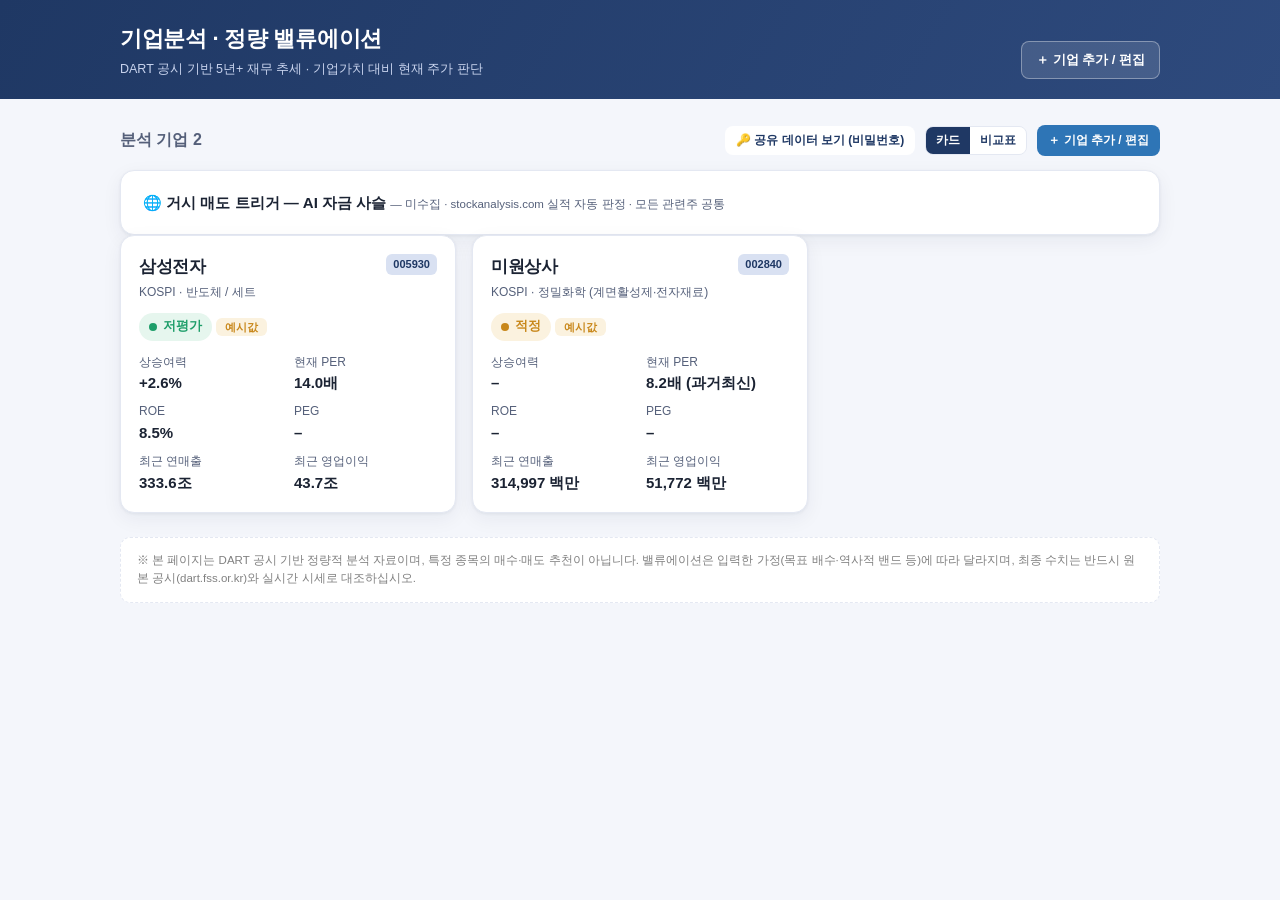
<file: index.html>
<!DOCTYPE html>
<html lang="ko">
<head>
  <meta charset="UTF-8" />
  <meta name="viewport" content="width=device-width, initial-scale=1.0" />
  <title>기업분석 — 정량 밸류에이션</title>
  <meta name="description" content="DART 공시 기반 기업 정량 분석 · 기업가치 대비 현재 주가 판단" />
  <link rel="stylesheet" href="assets/css/style.css" />
</head>
<body>
  <header class="site-header">
    <div class="wrap">
      <div class="brand">
        <h1>기업분석 · 정량 밸류에이션</h1>
        <p>DART 공시 기반 5년+ 재무 추세 · 기업가치 대비 현재 주가 판단</p>
      </div>
      <div class="header-actions">
        <a class="btn ghost" href="editor.html">＋ 기업 추가 / 편집</a>
      </div>
    </div>
  </header>

  <main>
    <div class="wrap" id="app">
      <!-- 목록/상세가 여기에 렌더링됩니다 -->
    </div>
  </main>

  <script src="assets/js/config.js"></script>
  <script src="assets/js/store.js"></script>
  <script src="assets/js/macro.js"></script>
  <script src="assets/js/data.js"></script>
  <script src="assets/js/valuation.js"></script>
  <script src="assets/js/charts.js"></script>
  <script src="assets/js/app.js"></script>
</body>
</html>
</file>
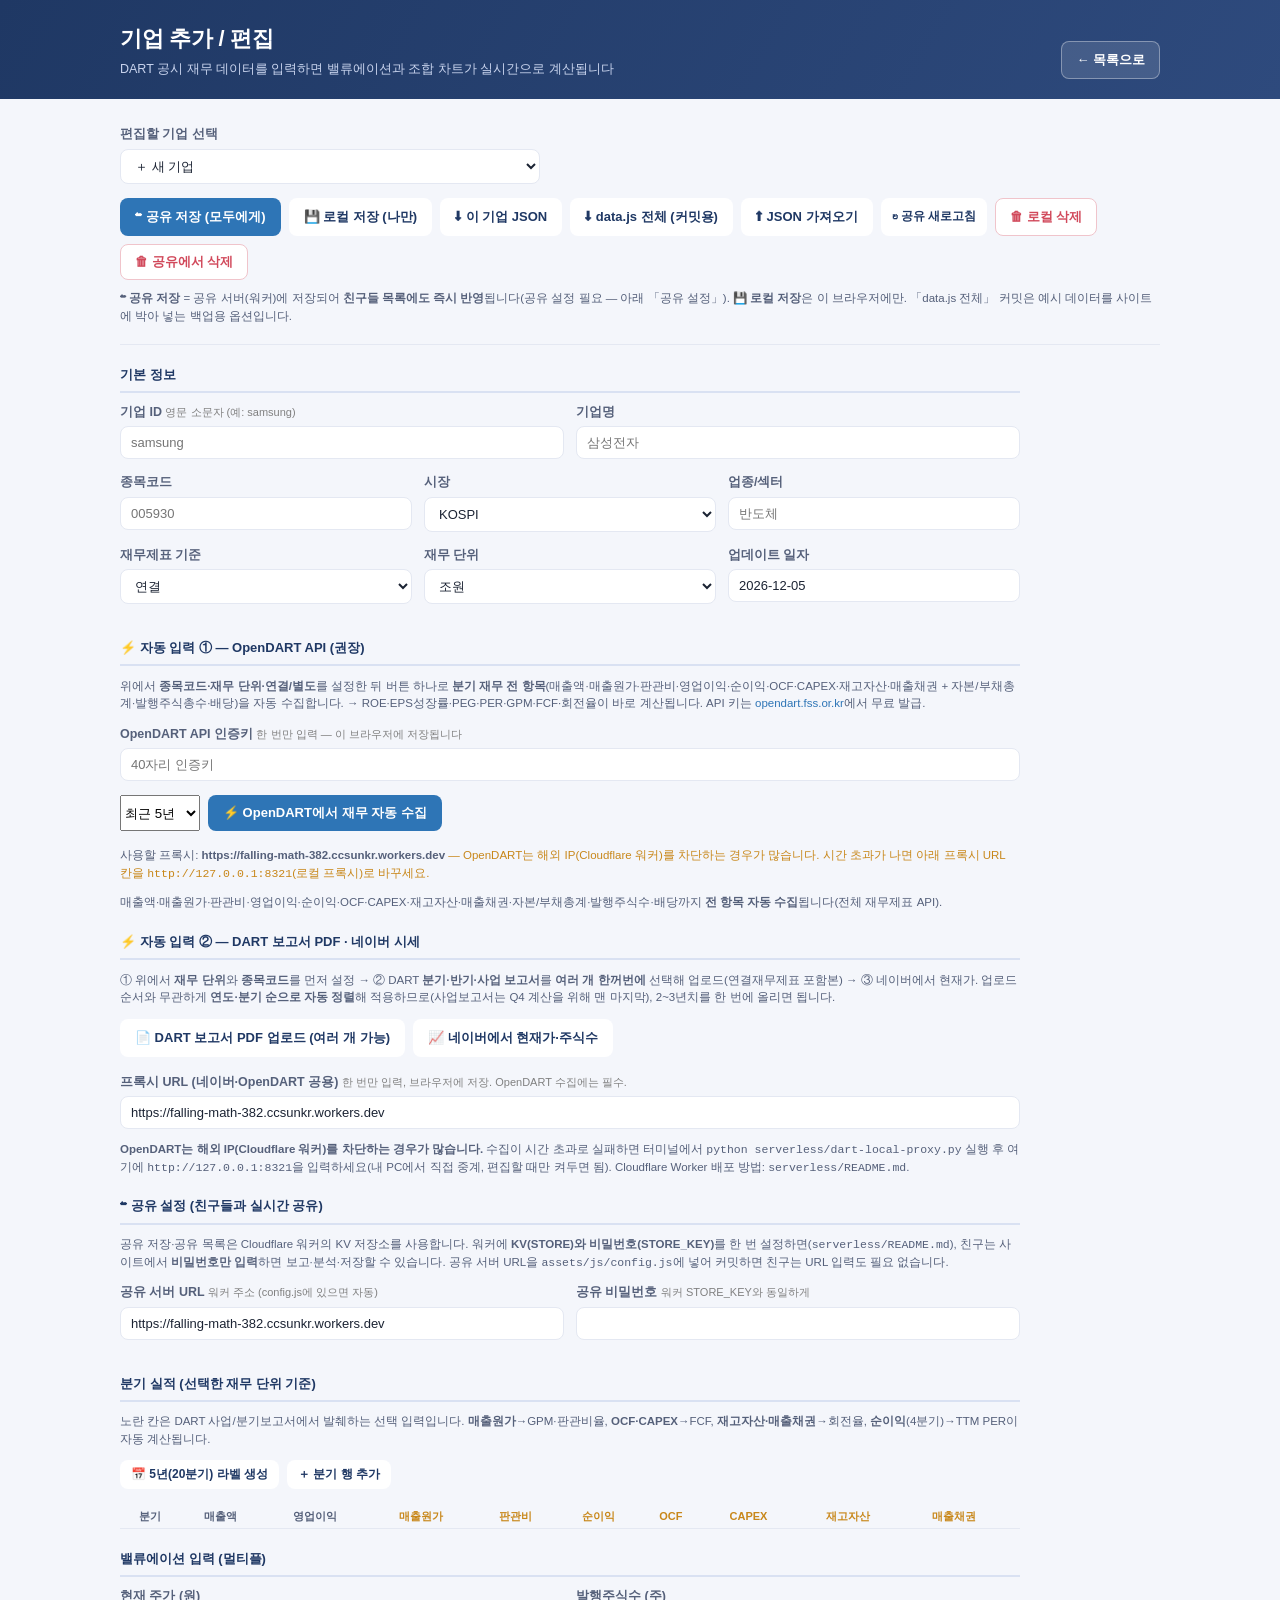
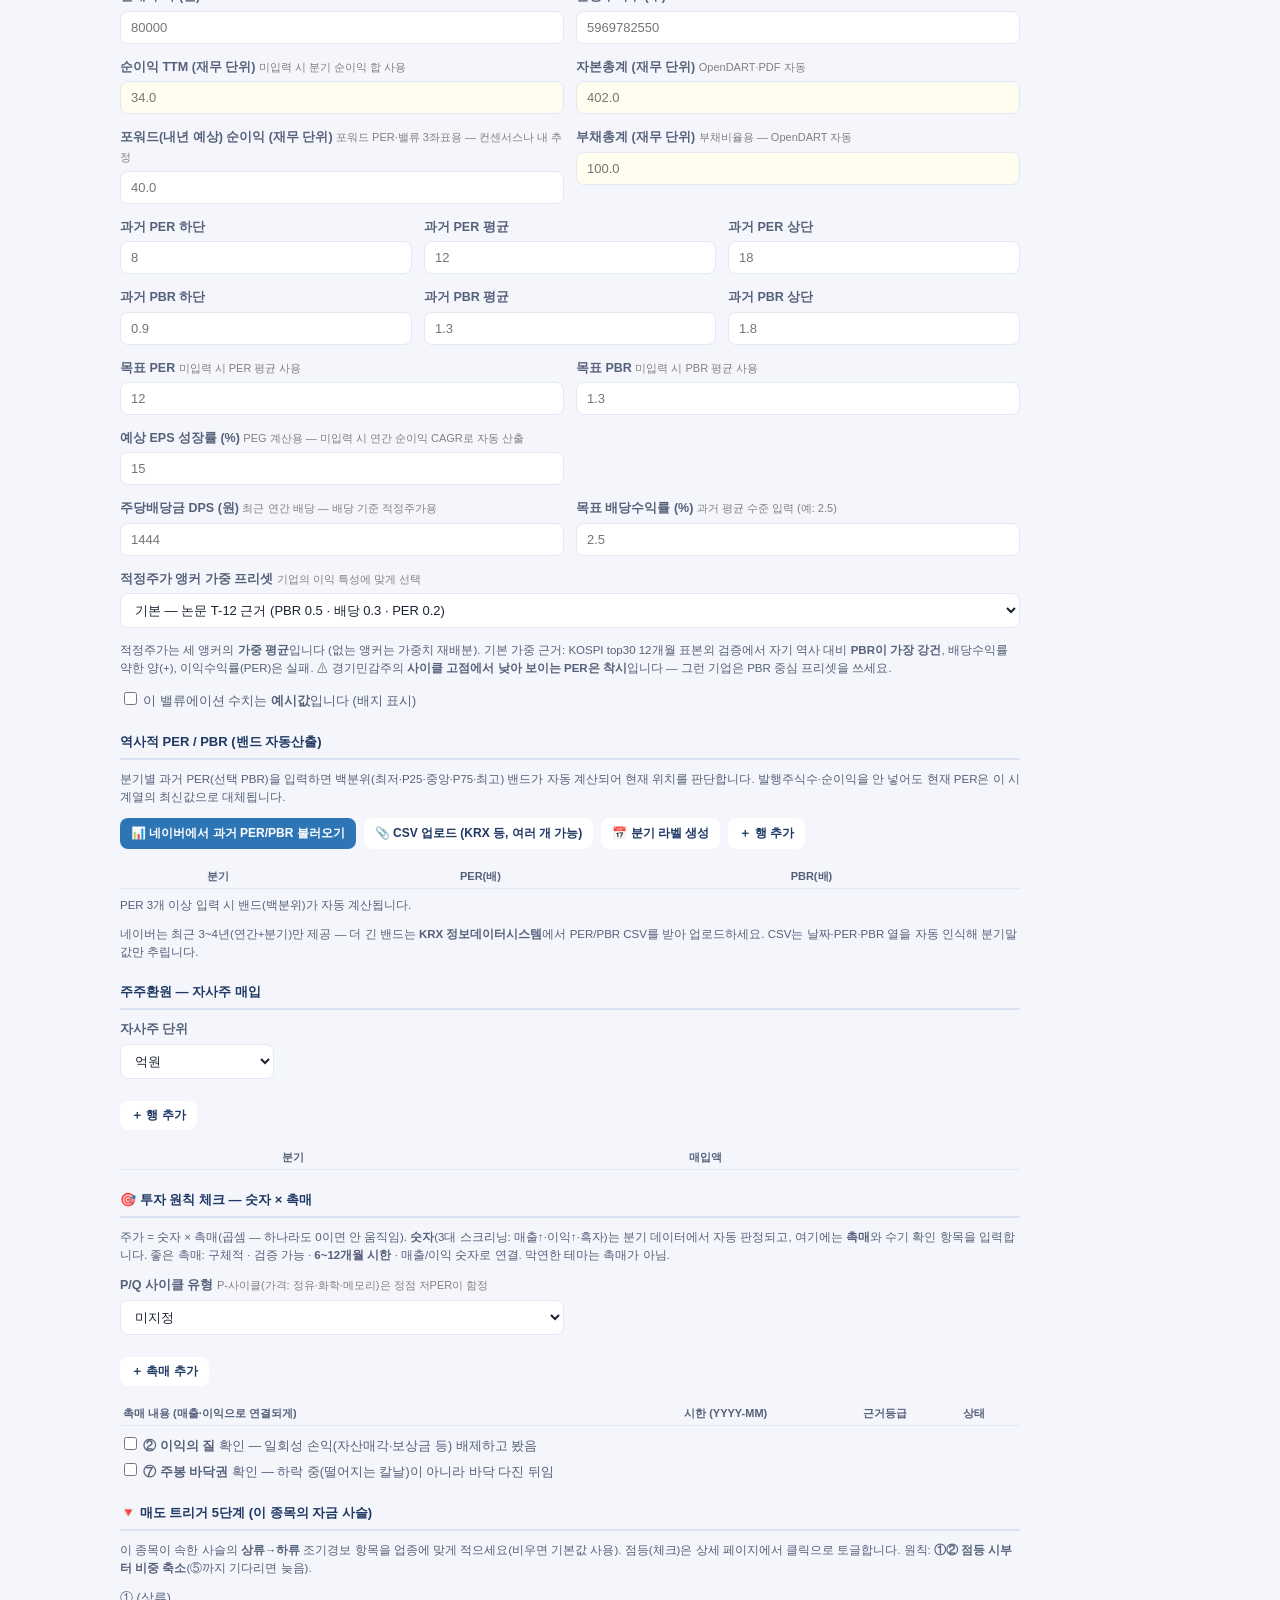
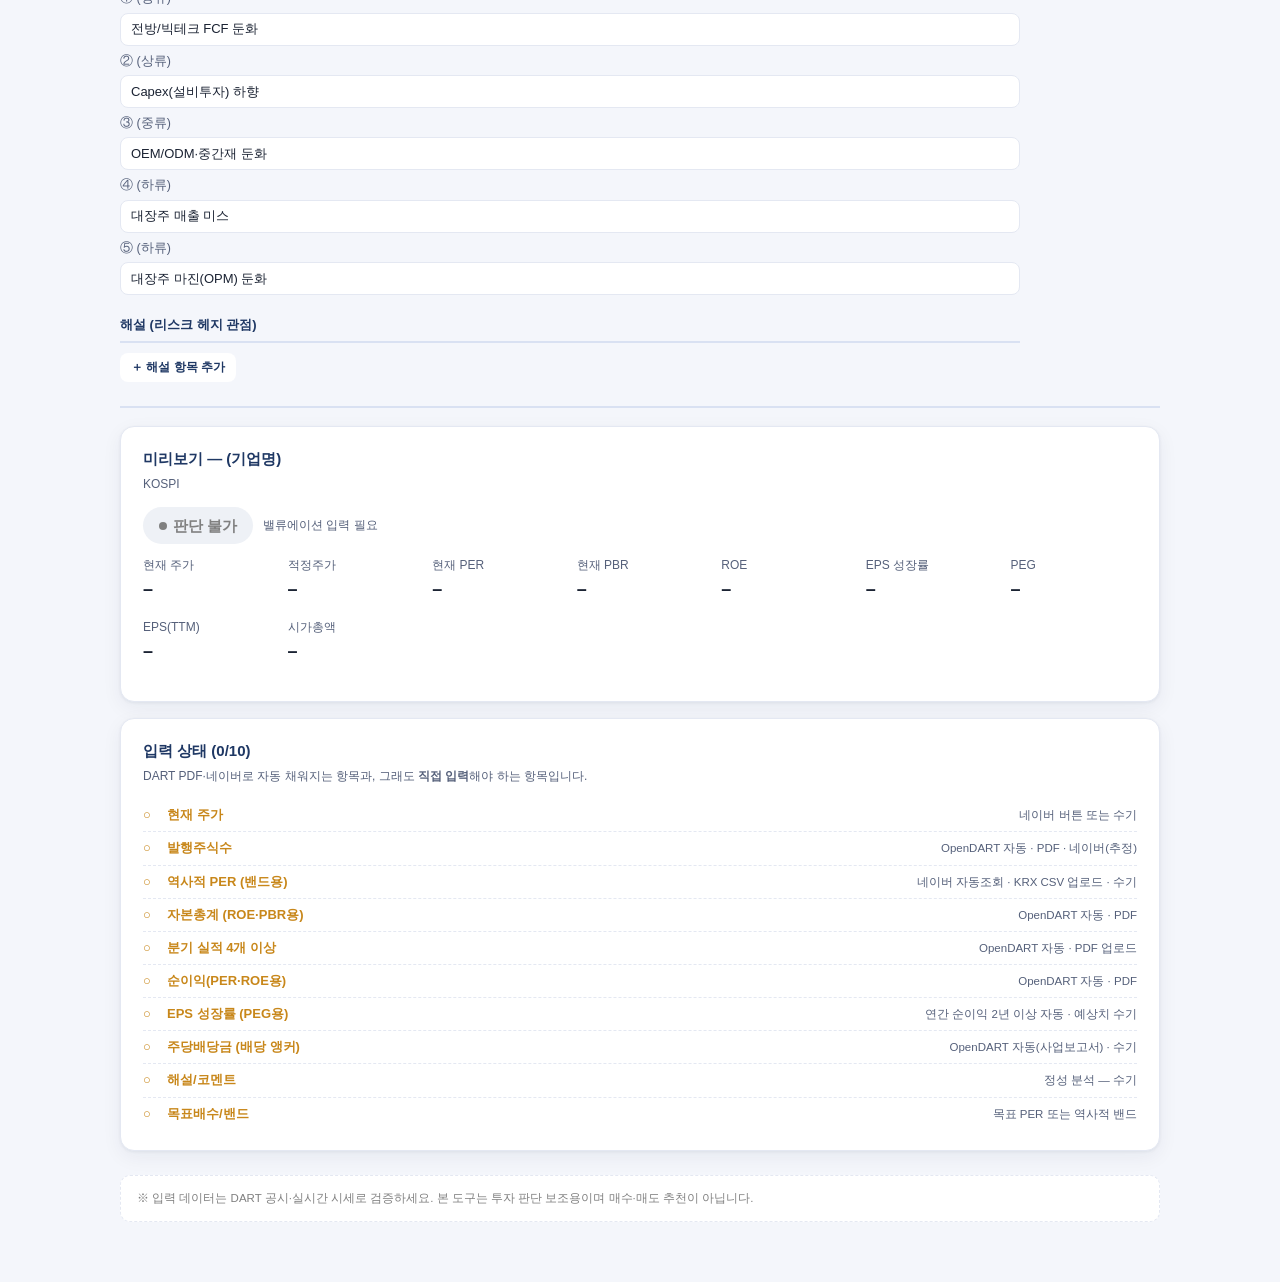
<file: editor.html>
<!DOCTYPE html>
<html lang="ko">
<head>
  <meta charset="UTF-8" />
  <meta name="viewport" content="width=device-width, initial-scale=1.0" />
  <title>기업 추가 / 편집 — 기업분석</title>
  <link rel="stylesheet" href="assets/css/style.css" />
  <style>
    #toast { display:none; position:fixed; left:50%; bottom:24px; transform:translateX(-50%);
      background:var(--navy); color:#fff; padding:12px 18px; border-radius:10px; font-size:13px;
      max-width:560px; box-shadow:var(--shadow); z-index:50; line-height:1.5; }
  </style>
</head>
<body>
  <header class="site-header">
    <div class="wrap">
      <div class="brand">
        <h1>기업 추가 / 편집</h1>
        <p>DART 공시 재무 데이터를 입력하면 밸류에이션과 조합 차트가 실시간으로 계산됩니다</p>
      </div>
      <div class="header-actions">
        <a class="btn ghost" href="index.html">← 목록으로</a>
      </div>
    </div>
  </header>

  <main>
    <div class="wrap">
      <div class="field" style="max-width:420px">
        <label for="company-select">편집할 기업 선택</label>
        <select id="company-select"></select>
      </div>

      <div class="toolbar">
        <button class="btn primary" id="btn-store-save">☁ 공유 저장 (모두에게)</button>
        <button class="btn" id="btn-save">💾 로컬 저장 (나만)</button>
        <button class="btn" id="btn-export-one">⬇ 이 기업 JSON</button>
        <button class="btn" id="btn-export-all">⬇ data.js 전체 (커밋용)</button>
        <label class="btn" style="cursor:pointer">⬆ JSON 가져오기<input type="file" id="file-import" accept="application/json,.json" hidden></label>
        <button class="btn sm" id="btn-store-load">↻ 공유 새로고침</button>
        <button class="btn danger" id="btn-delete">🗑 로컬 삭제</button>
        <button class="btn danger" id="btn-store-delete">🗑 공유에서 삭제</button>
      </div>
      <p class="small-note" id="store-status"></p>
      <p class="small-note" style="margin-top:-6px">
        <b>☁ 공유 저장</b> = 공유 서버(워커)에 저장되어 <b>친구들 목록에도 즉시 반영</b>됩니다(공유 설정 필요 — 아래 「공유 설정」).
        <b>💾 로컬 저장</b>은 이 브라우저에만. 「data.js 전체」 커밋은 예시 데이터를 사이트에 박아 넣는 백업용 옵션입니다.
      </p>

      <hr class="divider" />

      <div class="editor-layout">
        <!-- ===== 입력 폼 ===== -->
        <div class="form-panel">
          <div class="fieldset-title">기본 정보</div>
          <div class="row2">
            <div class="field"><label>기업 ID <span class="desc">영문 소문자 (예: samsung)</span></label><input id="f-id" placeholder="samsung"></div>
            <div class="field"><label>기업명</label><input id="f-name" placeholder="삼성전자"></div>
          </div>
          <div class="row3">
            <div class="field"><label>종목코드</label><input id="f-ticker" placeholder="005930"></div>
            <div class="field"><label>시장</label>
              <select id="f-market"><option>KOSPI</option><option>KOSDAQ</option><option>KONEX</option><option>NASDAQ</option><option>NYSE</option><option>기타</option></select></div>
            <div class="field"><label>업종/섹터</label><input id="f-sector" placeholder="반도체"></div>
          </div>
          <div class="row3">
            <div class="field"><label>재무제표 기준</label>
              <select id="f-statement"><option>연결</option><option>별도</option></select></div>
            <div class="field"><label>재무 단위</label>
              <select id="f-unit"><option>조원</option><option>억원</option><option>백만원</option><option>천원</option></select></div>
            <div class="field"><label>업데이트 일자</label><input id="f-updated" placeholder="2026-07-02"></div>
          </div>

          <div class="fieldset-title">⚡ 자동 입력 ① — OpenDART API (권장)</div>
          <p class="small-note">위에서 <b>종목코드·재무 단위·연결/별도</b>를 설정한 뒤 버튼 하나로 <b>분기 재무 전 항목</b>(매출액·매출원가·판관비·영업이익·순이익·OCF·CAPEX·재고자산·매출채권 + 자본/부채총계·발행주식총수·배당)을 자동 수집합니다. → ROE·EPS성장률·PEG·PER·GPM·FCF·회전율이 바로 계산됩니다. API 키는 <a href="https://opendart.fss.or.kr" target="_blank">opendart.fss.or.kr</a>에서 무료 발급.</p>
          <div class="field">
            <label>OpenDART API 인증키 <span class="desc">한 번만 입력 — 이 브라우저에 저장됩니다</span></label>
            <input id="dart-key" type="password" placeholder="40자리 인증키" autocomplete="off">
          </div>
          <div class="toolbar">
            <select id="dart-years" style="width:auto">
              <option value="3">최근 3년</option>
              <option value="5" selected>최근 5년</option>
              <option value="8">최근 8년</option>
              <option value="10">최근 10년</option>
            </select>
            <button class="btn primary" id="btn-dartapi" type="button">⚡ OpenDART에서 재무 자동 수집</button>
          </div>
          <p class="small-note" id="dartapi-proxy-note"></p>
          <p class="small-note" id="dartapi-status"></p>
          <p class="small-note">매출액·매출원가·판관비·영업이익·순이익·OCF·CAPEX·재고자산·매출채권·자본/부채총계·발행주식수·배당까지 <b>전 항목 자동 수집</b>됩니다(전체 재무제표 API).</p>

          <div class="fieldset-title">⚡ 자동 입력 ② — DART 보고서 PDF · 네이버 시세</div>
          <p class="small-note">① 위에서 <b>재무 단위</b>와 <b>종목코드</b>를 먼저 설정 → ② DART <b>분기·반기·사업 보고서</b>를 <b>여러 개 한꺼번에</b> 선택해 업로드(연결재무제표 포함본) → ③ 네이버에서 현재가. 업로드 순서와 무관하게 <b>연도·분기 순으로 자동 정렬</b>해 적용하므로(사업보고서는 Q4 계산을 위해 맨 마지막), 2~3년치를 한 번에 올리면 됩니다.</p>
          <div class="toolbar">
            <label class="btn" style="cursor:pointer">📄 DART 보고서 PDF 업로드 (여러 개 가능)<input type="file" id="dart-file" accept="application/pdf,.pdf" multiple hidden></label>
            <button class="btn" id="btn-naver" type="button">📈 네이버에서 현재가·주식수</button>
          </div>
          <p class="small-note" id="dart-status"></p>
          <p class="small-note" id="naver-status"></p>
          <div class="field" style="margin-top:6px">
            <label>프록시 URL (네이버·OpenDART 공용) <span class="desc">한 번만 입력, 브라우저에 저장. OpenDART 수집에는 필수.</span></label>
            <input id="naver-proxy" type="text" placeholder="http://127.0.0.1:8321 또는 https://…workers.dev">
            <p class="small-note"><b>OpenDART는 해외 IP(Cloudflare 워커)를 차단하는 경우가 많습니다.</b> 수집이 시간 초과로 실패하면
              터미널에서 <code>python serverless/dart-local-proxy.py</code> 실행 후 여기에 <code>http://127.0.0.1:8321</code>을 입력하세요(내 PC에서 직접 중계, 편집할 때만 켜두면 됨).
              Cloudflare Worker 배포 방법: <code>serverless/README.md</code>.</p>
          </div>
          <div id="dart-preview"></div>

          <div class="fieldset-title">☁ 공유 설정 (친구들과 실시간 공유)</div>
          <p class="small-note">공유 저장·공유 목록은 Cloudflare 워커의 KV 저장소를 사용합니다. 워커에 <b>KV(STORE)와 비밀번호(STORE_KEY)</b>를 한 번 설정하면(<code>serverless/README.md</code>),
            친구는 사이트에서 <b>비밀번호만 입력</b>하면 보고·분석·저장할 수 있습니다. 공유 서버 URL을 <code>assets/js/config.js</code>에 넣어 커밋하면 친구는 URL 입력도 필요 없습니다.</p>
          <div class="row2">
            <div class="field"><label>공유 서버 URL <span class="desc">워커 주소 (config.js에 있으면 자동)</span></label>
              <input id="store-url" type="text" placeholder="https://naver-proxy.<계정>.workers.dev"></div>
            <div class="field"><label>공유 비밀번호 <span class="desc">워커 STORE_KEY와 동일하게</span></label>
              <input id="store-key" type="password" autocomplete="off"></div>
          </div>

          <div class="fieldset-title">분기 실적 (선택한 재무 단위 기준)</div>
          <p class="small-note">노란 칸은 DART 사업/분기보고서에서 발췌하는 선택 입력입니다. <b>매출원가</b>→GPM·판관비율, <b>OCF·CAPEX</b>→FCF, <b>재고자산·매출채권</b>→회전율, <b>순이익</b>(4분기)→TTM PER이 자동 계산됩니다.</p>
          <div class="toolbar">
            <button class="btn sm" id="btn-gen20">📅 5년(20분기) 라벨 생성</button>
            <button class="btn sm" id="btn-addq">＋ 분기 행 추가</button>
          </div>
          <div class="tbl-scroll">
            <table class="qtable">
              <thead><tr>
                <th>분기</th><th>매출액</th><th>영업이익</th>
                <th style="color:var(--amber)">매출원가</th><th style="color:var(--amber)">판관비</th>
                <th style="color:var(--amber)">순이익</th><th style="color:var(--amber)">OCF</th>
                <th style="color:var(--amber)">CAPEX</th><th style="color:var(--amber)">재고자산</th>
                <th style="color:var(--amber)">매출채권</th><th></th>
              </tr></thead>
              <tbody id="qtable-body"></tbody>
            </table>
          </div>

          <div class="fieldset-title">밸류에이션 입력 (멀티플)</div>
          <div class="row2">
            <div class="field"><label>현재 주가 (원)</label><input id="v-price" type="number" step="any" placeholder="80000"></div>
            <div class="field"><label>발행주식수 (주)</label><input id="v-shares" type="number" step="any" placeholder="5969782550"></div>
          </div>
          <div class="row2">
            <div class="field dart"><label>순이익 TTM (재무 단위) <span class="desc">미입력 시 분기 순이익 합 사용</span></label><input id="v-netIncomeTTM" type="number" step="any" placeholder="34.0"></div>
            <div class="field dart"><label>자본총계 (재무 단위) <span class="desc">OpenDART·PDF 자동</span></label><input id="v-equity" type="number" step="any" placeholder="402.0"></div>
          </div>
          <div class="row2">
            <div class="field"><label>포워드(내년 예상) 순이익 (재무 단위) <span class="desc">포워드 PER·밸류 3좌표용 — 컨센서스나 내 추정</span></label><input id="v-forwardNI" type="number" step="any" placeholder="40.0"></div>
            <div class="field dart"><label>부채총계 (재무 단위) <span class="desc">부채비율용 — OpenDART 자동</span></label><input id="v-debt" type="number" step="any" placeholder="100.0"></div>
          </div>
          <div class="row3">
            <div class="field"><label>과거 PER 하단</label><input id="v-perBand-low" type="number" step="any" placeholder="8"></div>
            <div class="field"><label>과거 PER 평균</label><input id="v-perBand-avg" type="number" step="any" placeholder="12"></div>
            <div class="field"><label>과거 PER 상단</label><input id="v-perBand-high" type="number" step="any" placeholder="18"></div>
          </div>
          <div class="row3">
            <div class="field"><label>과거 PBR 하단</label><input id="v-pbrBand-low" type="number" step="any" placeholder="0.9"></div>
            <div class="field"><label>과거 PBR 평균</label><input id="v-pbrBand-avg" type="number" step="any" placeholder="1.3"></div>
            <div class="field"><label>과거 PBR 상단</label><input id="v-pbrBand-high" type="number" step="any" placeholder="1.8"></div>
          </div>
          <div class="row2">
            <div class="field"><label>목표 PER <span class="desc">미입력 시 PER 평균 사용</span></label><input id="v-targetPer" type="number" step="any" placeholder="12"></div>
            <div class="field"><label>목표 PBR <span class="desc">미입력 시 PBR 평균 사용</span></label><input id="v-targetPbr" type="number" step="any" placeholder="1.3"></div>
          </div>
          <div class="row2">
            <div class="field"><label>예상 EPS 성장률 (%) <span class="desc">PEG 계산용 — 미입력 시 연간 순이익 CAGR로 자동 산출</span></label><input id="v-epsGrowth" type="number" step="any" placeholder="15"></div>
            <div class="field"></div>
          </div>
          <div class="row2">
            <div class="field"><label>주당배당금 DPS (원) <span class="desc">최근 연간 배당 — 배당 기준 적정주가용</span></label><input id="v-dps" type="number" step="any" placeholder="1444"></div>
            <div class="field"><label>목표 배당수익률 (%) <span class="desc">과거 평균 수준 입력 (예: 2.5)</span></label><input id="v-targetDivYield" type="number" step="any" placeholder="2.5"></div>
          </div>
          <div class="field">
            <label>적정주가 앵커 가중 프리셋 <span class="desc">기업의 이익 특성에 맞게 선택</span></label>
            <select id="v-weightPreset">
              <option value="default">기본 — 논문 T-12 근거 (PBR 0.5 · 배당 0.3 · PER 0.2)</option>
              <option value="growth">안정 성장형 — 이익이 꾸준히 우상향 (PER 0.5 · 배당 0.3 · PBR 0.2)</option>
              <option value="cyclical">경기민감·자산형 — 사이클 기업 (PBR 0.6 · 배당 0.3 · PER 0.1)</option>
            </select>
          </div>
          <p class="small-note">적정주가는 세 앵커의 <b>가중 평균</b>입니다 (없는 앵커는 가중치 재배분).
            기본 가중 근거: KOSPI top30 12개월 표본외 검증에서 자기 역사 대비 <b>PBR이 가장 강건</b>, 배당수익률 약한 양(+), 이익수익률(PER)은 실패.
            ⚠ 경기민감주의 <b>사이클 고점에서 낮아 보이는 PER은 착시</b>입니다 — 그런 기업은 PBR 중심 프리셋을 쓰세요.</p>
          <div class="field"><label style="font-weight:400"><input type="checkbox" id="v-isExample" style="width:auto"> 이 밸류에이션 수치는 <b>예시값</b>입니다 (배지 표시)</label></div>

          <div class="fieldset-title">역사적 PER / PBR (밴드 자동산출)</div>
          <p class="small-note">분기별 과거 PER(선택 PBR)을 입력하면 백분위(최저·P25·중앙·P75·최고) 밴드가 자동 계산되어 현재 위치를 판단합니다. 발행주식수·순이익을 안 넣어도 현재 PER은 이 시계열의 최신값으로 대체됩니다.</p>
          <div class="toolbar">
            <button class="btn sm primary" id="btn-vh-naver" type="button">📊 네이버에서 과거 PER/PBR 불러오기</button>
            <label class="btn sm" style="cursor:pointer">📎 CSV 업로드 (KRX 등, 여러 개 가능)<input type="file" id="vh-csv" accept=".csv,text/csv" multiple hidden></label>
            <button class="btn sm" id="btn-genvh">📅 분기 라벨 생성</button>
            <button class="btn sm" id="btn-addvh">＋ 행 추가</button>
          </div>
          <p class="small-note" id="vh-status"></p>
          <div class="tbl-scroll">
            <table class="qtable">
              <thead><tr><th>분기</th><th>PER(배)</th><th>PBR(배)</th><th></th></tr></thead>
              <tbody id="vh-body"></tbody>
            </table>
          </div>
          <p class="small-note" id="band-note" style="margin-top:8px"></p>
          <p class="small-note">네이버는 최근 3~4년(연간+분기)만 제공 — 더 긴 밴드는 <b>KRX 정보데이터시스템</b>에서 PER/PBR CSV를 받아 업로드하세요. CSV는 날짜·PER·PBR 열을 자동 인식해 분기말 값만 추립니다.</p>

          <div class="fieldset-title">주주환원 — 자사주 매입</div>
          <div class="row2" style="max-width:320px">
            <div class="field"><label>자사주 단위</label>
              <select id="f-buybackUnit"><option>억원</option><option>백만원</option><option>원</option></select></div>
          </div>
          <div class="toolbar"><button class="btn sm" id="btn-addbb">＋ 행 추가</button></div>
          <div class="tbl-scroll">
            <table class="qtable">
              <thead><tr><th>분기</th><th>매입액</th><th></th></tr></thead>
              <tbody id="bb-body"></tbody>
            </table>
          </div>

          <div class="fieldset-title">🎯 투자 원칙 체크 — 숫자 × 촉매</div>
          <p class="small-note">주가 = 숫자 × 촉매(곱셈 — 하나라도 0이면 안 움직임). <b>숫자</b>(3대 스크리닝: 매출↑·이익↑·흑자)는 분기 데이터에서 자동 판정되고,
            여기에는 <b>촉매</b>와 수기 확인 항목을 입력합니다. 좋은 촉매: 구체적 · 검증 가능 · <b>6~12개월 시한</b> · 매출/이익 숫자로 연결. 막연한 테마는 촉매가 아님.</p>
          <div class="row2">
            <div class="field"><label>P/Q 사이클 유형 <span class="desc">P-사이클(가격: 정유·화학·메모리)은 정점 저PER이 함정</span></label>
              <select id="pr-pq"><option value="">미지정</option><option value="P">P-사이클 (가격 주도 — 사이클 위치가 전부)</option><option value="Q">Q-사이클 (수량·점유율 성장 — 저PER이 진짜 기회일 수 있음)</option></select></div>
            <div class="field"></div>
          </div>
          <div class="toolbar"><button class="btn sm" id="btn-addcat" type="button">＋ 촉매 추가</button></div>
          <div class="tbl-scroll">
            <table class="qtable">
              <thead><tr><th style="text-align:left;min-width:220px">촉매 내용 (매출·이익으로 연결되게)</th><th>시한 (YYYY-MM)</th><th>근거등급</th><th>상태</th><th></th></tr></thead>
              <tbody id="cat-body"></tbody>
            </table>
          </div>
          <div class="field" style="margin-top:8px">
            <label style="font-weight:400"><input type="checkbox" id="pr-quality" style="width:auto"> <b>② 이익의 질</b> 확인 — 일회성 손익(자산매각·보상금 등) 배제하고 봤음</label>
            <label style="font-weight:400"><input type="checkbox" id="pr-chart" style="width:auto"> <b>⑦ 주봉 바닥권</b> 확인 — 하락 중(떨어지는 칼날)이 아니라 바닥 다진 뒤임</label>
          </div>

          <div class="fieldset-title">🔻 매도 트리거 5단계 (이 종목의 자금 사슬)</div>
          <p class="small-note">이 종목이 속한 사슬의 <b>상류→하류</b> 조기경보 항목을 업종에 맞게 적으세요(비우면 기본값 사용). 점등(체크)은 상세 페이지에서 클릭으로 토글합니다.
            원칙: <b>①② 점등 시부터 비중 축소</b>(⑤까지 기다리면 늦음).</p>
          <div id="trig-labels"></div>

          <div class="fieldset-title">해설 (리스크 헤지 관점)</div>
          <div id="commentary-box"></div>
          <button class="btn sm" id="btn-addc">＋ 해설 항목 추가</button>
        </div>

        <!-- ===== 미리보기 ===== -->
        <div class="preview-panel">
          <div id="preview"></div>
          <div id="checklist"></div>
        </div>
      </div>

      <div class="disclaimer">※ 입력 데이터는 DART 공시·실시간 시세로 검증하세요. 본 도구는 투자 판단 보조용이며 매수·매도 추천이 아닙니다.</div>
    </div>
  </main>

  <div id="toast"></div>

  <script src="assets/js/config.js"></script>
  <script src="assets/js/store.js"></script>
  <script src="assets/js/data.js"></script>
  <script src="assets/js/valuation.js"></script>
  <script src="assets/js/charts.js"></script>
  <script src="assets/js/dartParser.js"></script>
  <script src="assets/js/dartApi.js"></script>
  <script src="assets/js/editor.js"></script>
</body>
</html>
</file>
<file: assets/css/style.css>
/* =============================================================================
 * style.css — 기업분석 대시보드
 * =========================================================================== */
:root {
  --navy: #1f3864;
  --navy-2: #2e4a7d;
  --blue: #2e75b6;
  --orange: #ed7d31;
  --grey: #808080;
  --light: #d9e1f2;
  --bg: #f4f6fb;
  --card: #ffffff;
  --ink: #1b2333;
  --ink-2: #55607a;
  --line: #e4e8f2;
  --green: #1e9e6a;
  --green-bg: #e6f6ee;
  --amber: #c8871a;
  --amber-bg: #fbf2df;
  --red: #d1495b;
  --red-bg: #fbe9ec;
  --shadow: 0 1px 3px rgba(20, 32, 60, .06), 0 6px 20px rgba(20, 32, 60, .06);
}

* { box-sizing: border-box; }
html, body { margin: 0; padding: 0; }
body {
  font-family: "Pretendard", "Malgun Gothic", "맑은 고딕", -apple-system, "Segoe UI", sans-serif;
  background: var(--bg);
  color: var(--ink);
  line-height: 1.55;
  -webkit-font-smoothing: antialiased;
}
a { color: var(--blue); text-decoration: none; }
a:hover { text-decoration: underline; }

/* ---------- Header ---------- */
.site-header {
  background: linear-gradient(120deg, var(--navy) 0%, var(--navy-2) 100%);
  color: #fff;
  padding: 22px 0 20px;
}
.wrap { max-width: 1080px; margin: 0 auto; padding: 0 20px; }
.site-header .wrap { display: flex; align-items: flex-end; justify-content: space-between; gap: 16px; flex-wrap: wrap; }
.brand h1 { margin: 0; font-size: 22px; letter-spacing: -.3px; }
.brand p { margin: 4px 0 0; font-size: 12.5px; color: #c9d4ee; }
.header-actions { display: flex; gap: 8px; }

.btn {
  display: inline-flex; align-items: center; gap: 6px;
  padding: 8px 14px; border-radius: 8px; font-size: 13px; font-weight: 600;
  border: 1px solid transparent; cursor: pointer; background: #fff; color: var(--navy);
  transition: transform .05s ease, box-shadow .15s ease, background .15s ease;
}
.btn:hover { text-decoration: none; box-shadow: var(--shadow); }
.btn:active { transform: translateY(1px); }
.btn.ghost { background: rgba(255, 255, 255, .12); color: #fff; border-color: rgba(255, 255, 255, .35); }
.btn.ghost:hover { background: rgba(255, 255, 255, .2); }
.btn.primary { background: var(--blue); color: #fff; }
.btn.primary:hover { background: #2364a0; }
.btn.sm { padding: 5px 10px; font-size: 12px; }
.btn.danger { color: var(--red); border-color: #f0c4cb; background: #fff; }

/* ---------- Gallery ---------- */
main { padding: 26px 0 60px; }
.gallery-head { display: flex; align-items: center; justify-content: space-between; margin-bottom: 14px; }
.gallery-head h2 { font-size: 16px; margin: 0; color: var(--ink-2); font-weight: 700; }
.grid {
  display: grid; grid-template-columns: repeat(auto-fill, minmax(300px, 1fr)); gap: 16px;
}
.card {
  background: var(--card); border: 1px solid var(--line); border-radius: 14px; padding: 18px;
  box-shadow: var(--shadow); cursor: pointer; transition: transform .12s ease, box-shadow .15s ease;
  display: flex; flex-direction: column; gap: 12px;
}
.card:hover { transform: translateY(-2px); box-shadow: 0 8px 28px rgba(20, 32, 60, .12); }
.card-top { display: flex; align-items: flex-start; justify-content: space-between; gap: 10px; }
.card-name { font-size: 17px; font-weight: 800; letter-spacing: -.3px; }
.card-meta { font-size: 12px; color: var(--ink-2); margin-top: 2px; }
.ticker-chip {
  font-size: 11px; color: var(--navy); background: var(--light); border-radius: 6px;
  padding: 2px 7px; font-weight: 700; white-space: nowrap;
}
.card-mini { display: grid; grid-template-columns: 1fr 1fr; gap: 8px 12px; }
.mini { font-size: 12px; color: var(--ink-2); }
.mini b { display: block; font-size: 15px; color: var(--ink); font-weight: 700; }

/* ---------- Signal badge ---------- */
.signal {
  display: inline-flex; align-items: center; gap: 6px; font-weight: 800; font-size: 12.5px;
  padding: 4px 10px; border-radius: 20px; white-space: nowrap;
}
.signal .dot { width: 8px; height: 8px; border-radius: 50%; }
.signal.under { background: var(--green-bg); color: var(--green); }
.signal.under .dot { background: var(--green); }
.signal.fair { background: var(--amber-bg); color: var(--amber); }
.signal.fair .dot { background: var(--amber); }
.signal.over { background: var(--red-bg); color: var(--red); }
.signal.over .dot { background: var(--red); }
.signal.na { background: #eef1f6; color: var(--grey); }
.signal.na .dot { background: var(--grey); }
.signal.lg { font-size: 15px; padding: 7px 16px; }

/* ---------- Detail view ---------- */
.detail-head { display: flex; align-items: flex-start; justify-content: space-between; gap: 16px; flex-wrap: wrap; margin-bottom: 6px; }
.detail-title { display: flex; align-items: center; gap: 12px; flex-wrap: wrap; }
.detail-title h2 { margin: 0; font-size: 26px; letter-spacing: -.5px; }
.detail-sub { color: var(--ink-2); font-size: 13px; margin: 2px 0 0; }
.back-link { font-size: 13px; color: var(--ink-2); display: inline-flex; gap: 4px; align-items: center; margin-bottom: 12px; }

.section { background: var(--card); border: 1px solid var(--line); border-radius: 14px; padding: 20px 22px; box-shadow: var(--shadow); margin-top: 18px; }
.section h3 { margin: 0 0 4px; font-size: 15px; color: var(--navy); }
.section .hint { font-size: 12px; color: var(--ink-2); margin: 0 0 14px; }

/* Valuation verdict block */
.verdict { display: grid; grid-template-columns: auto 1fr; gap: 20px; align-items: center; }
.verdict-left { text-align: center; padding-right: 20px; border-right: 1px solid var(--line); }
.verdict-left .upside { font-size: 30px; font-weight: 800; letter-spacing: -1px; margin: 8px 0 2px; }
.verdict-left .upside.pos { color: var(--green); }
.verdict-left .upside.neg { color: var(--red); }
.verdict-left small { color: var(--ink-2); font-size: 12px; }
.metric-grid { display: grid; grid-template-columns: repeat(auto-fit, minmax(120px, 1fr)); gap: 14px 18px; }
.metric { }
.metric .lbl { font-size: 12px; color: var(--ink-2); }
.metric .val { font-size: 18px; font-weight: 700; margin-top: 1px; }
.metric .sub { font-size: 11px; color: var(--grey); }

/* PER band bar */
.band { margin-top: 6px; }
.band-track { position: relative; height: 8px; border-radius: 6px; background: linear-gradient(90deg, var(--green-bg), var(--amber-bg), var(--red-bg)); }
.band-marker { position: absolute; top: -4px; width: 3px; height: 16px; background: var(--navy); border-radius: 2px; transform: translateX(-50%); }
.band-scale { display: flex; justify-content: space-between; font-size: 11px; color: var(--ink-2); margin-top: 4px; }

.example-badge { font-size: 11px; font-weight: 700; color: var(--amber); background: var(--amber-bg); padding: 3px 9px; border-radius: 6px; }

/* Table */
.tbl-scroll { overflow-x: auto; }
table.fin { width: 100%; border-collapse: collapse; font-size: 12.5px; }
table.fin th, table.fin td { padding: 7px 10px; text-align: right; border-bottom: 1px solid var(--line); white-space: nowrap; }
table.fin th { background: var(--navy); color: #fff; font-weight: 600; position: sticky; top: 0; }
table.fin td:first-child, table.fin th:first-child { text-align: center; }
table.fin tr.sum td { background: var(--light); font-weight: 700; }
table.fin tbody tr:hover td { background: #f7f9fd; }

/* Chart */
.chart-box { width: 100%; overflow-x: auto; }
.combo-chart { width: 100%; height: auto; min-width: 560px; display: block; }
.combo-chart .grid { stroke: #eef1f6; stroke-width: 1; }
.combo-chart .grid.zero { stroke: #c7cee0; }
.combo-chart .axis-lbl { fill: var(--ink-2); font-size: 10px; }
.combo-chart .axis-lbl.r { fill: var(--grey); }
.combo-chart .bar { }
.combo-chart .line { }
.chart-legend { display: flex; gap: 18px; justify-content: center; margin-top: 6px; font-size: 12px; color: var(--ink-2); flex-wrap: wrap; }
.legend-item { display: inline-flex; align-items: center; gap: 6px; }
.legend-mark { width: 14px; height: 10px; border-radius: 2px; display: inline-block; }
.legend-mark.line { height: 3px; border-radius: 2px; }

/* Commentary */
.commentary-item { padding: 12px 0; border-bottom: 1px dashed var(--line); }
.commentary-item:last-child { border-bottom: none; }
.commentary-item h4 { margin: 0 0 4px; font-size: 13.5px; color: var(--navy); }
.commentary-item p { margin: 0; font-size: 13px; color: var(--ink); }

/* Empty / disclaimer */
.empty { text-align: center; padding: 60px 20px; color: var(--ink-2); }
.empty h3 { color: var(--ink); }
.disclaimer { font-size: 11.5px; color: var(--grey); margin-top: 24px; padding: 14px 16px; background: #fff; border: 1px dashed var(--line); border-radius: 10px; }

/* ---------- Editor ---------- */
.editor-layout { display: block; }              /* 미리보기는 폼 아래 전체폭 */
.form-panel { max-width: 900px; }
.field { margin-bottom: 14px; }
.field label { display: block; font-size: 12.5px; font-weight: 600; color: var(--ink-2); margin-bottom: 4px; }
.field .desc { font-size: 11px; color: var(--grey); font-weight: 400; }
.field input, .field select, .field textarea {
  width: 100%; padding: 8px 10px; border: 1px solid var(--line); border-radius: 8px; font-size: 13px;
  font-family: inherit; color: var(--ink); background: #fff;
}
.field input:focus, .field textarea:focus, .field select:focus { outline: none; border-color: var(--blue); box-shadow: 0 0 0 3px rgba(46, 117, 182, .12); }
.field.dart input { background: #fffdef; }
.row2 { display: grid; grid-template-columns: 1fr 1fr; gap: 12px; }
.row3 { display: grid; grid-template-columns: 1fr 1fr 1fr; gap: 12px; }
.qtable { width: 100%; border-collapse: collapse; font-size: 12px; }
.qtable th, .qtable td { padding: 3px; border-bottom: 1px solid var(--line); }
.qtable th { color: var(--ink-2); font-weight: 600; font-size: 11px; }
.qtable input { width: 100%; padding: 5px 6px; border: 1px solid var(--line); border-radius: 6px; font-size: 12px; text-align: right; }
.qtable input.dart { background: #fffdef; }
.qtable td.rm { text-align: center; width: 26px; }
.icon-btn { border: none; background: none; color: var(--red); cursor: pointer; font-size: 15px; line-height: 1; padding: 2px 4px; }
.preview-panel { position: static; margin-top: 24px; border-top: 2px solid var(--light); padding-top: 18px; }
.mono-out { width: 100%; height: 180px; font-family: ui-monospace, "Consolas", monospace; font-size: 11px; white-space: pre; }
.toolbar { display: flex; gap: 8px; flex-wrap: wrap; margin: 8px 0 16px; }
.small-note { font-size: 11.5px; color: var(--ink-2); }
.divider { border: none; border-top: 1px solid var(--line); margin: 18px 0; }
.fieldset-title { font-size: 13px; font-weight: 800; color: var(--navy); margin: 20px 0 10px; padding-bottom: 6px; border-bottom: 2px solid var(--light); }

/* DART 미리보기 / 체크리스트 */
.dart-preview { border: 1px solid var(--blue); border-radius: 10px; padding: 12px 14px; margin-top: 10px; background: #f5f9fe; }
.dart-preview h4 { margin: 0 0 8px; font-size: 13px; color: var(--navy); }
.dart-preview table.qtable td { border-bottom: 1px solid #e0e8f4; }
.check-row { display: flex; align-items: baseline; gap: 8px; padding: 6px 0; border-bottom: 1px dashed var(--line); font-size: 13px; }
.check-row:last-child { border-bottom: none; }
.check-row .chk { width: 16px; font-weight: 800; }
.check-row.ok .chk { color: var(--green); }
.check-row.todo .chk { color: var(--amber); }
.check-row .chk-label { font-weight: 600; flex: 0 0 auto; }
.check-row.todo .chk-label { color: var(--amber); }
.check-row .chk-note { color: var(--ink-2); font-size: 11.5px; margin-left: auto; text-align: right; }

@media (max-width: 820px) {
  .editor-layout { grid-template-columns: 1fr; }
  .preview-panel { position: static; }
  .verdict { grid-template-columns: 1fr; }
  .verdict-left { border-right: none; border-bottom: 1px solid var(--line); padding: 0 0 14px; }
}
</file>
